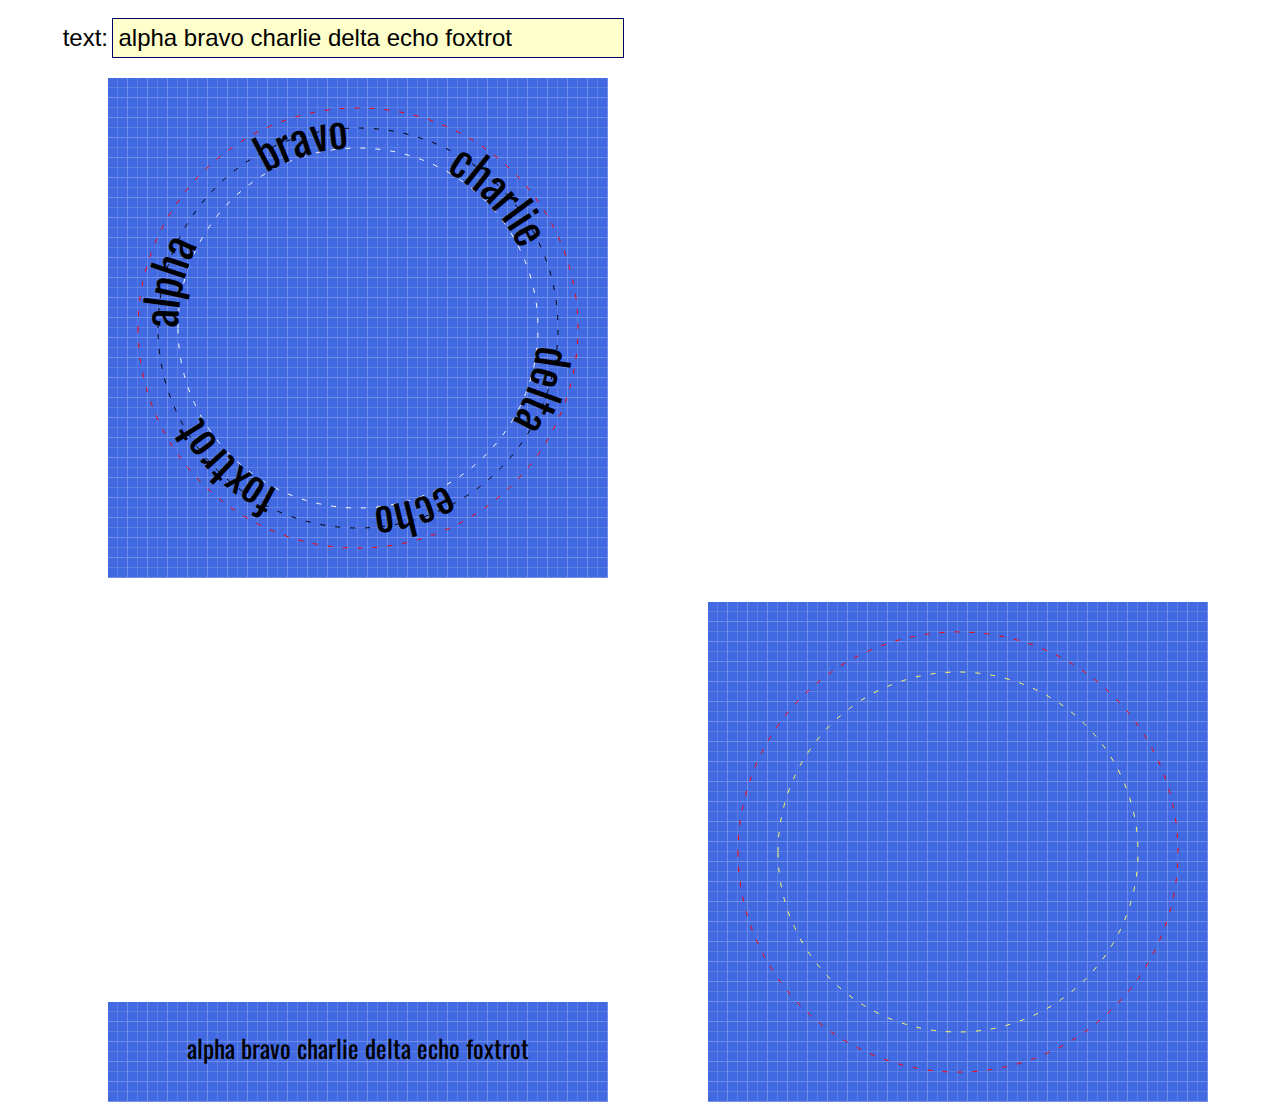
<file: index.html>
<!DOCTYPE html>
<html lang="en">

<head>

  <meta charset="utf-8">
  <title>SVG Text</title>
  <link href="style.css" rel="stylesheet" type="text/css" media="all">

</head>

<body>

    <div class="row">

      <div class="input">
        <label for="text-01">text:</label>
        <input id="text-01" type="text" value="alpha bravo charlie delta echo foxtrot">
      </div>

    </div>

    <div class="row">
      <svg xmlns="http://www.w3.org/2000/svg"
           xmlns:xlink="http://www.w3.org/1999/xlink"
           id="svg2" width="500" height="500"
           class="blueprint">
        <defs>

          <path id="arcPath0"
                d="M50 250
                   A200,200 0 1,1, 450 250
                   A200,200 0 1,1, 50, 250
                   Z"></path>

          <path id="arcPath1"
                d="M70 250
                   A170,170 0 1,1, 430 250
                   A170,170 0 1,1, 70, 250
                   Z"></path>

          <path id="arcPath2"
                d="M30,250
                   A220,220 0 1,0 470,250
                   A220,220 0 1,0 30,250
                   Z"></path>

        </defs>

        <use xlink:href="#arcPath0" fill="none" stroke="#000" stroke-dasharray="5,10"  />
        <use xlink:href="#arcPath1" fill="none" stroke="#fff" stroke-dasharray="5,10"  />
        <use xlink:href="#arcPath2" fill="none" stroke="red" stroke-dasharray="5,10"  />

        <g id="txtItems" font-size="45">
          <text id="txt1">
            <textPath xlink:href="#arcPath1">|</textPath>
          </text>
          <text id="txt2">
            <textPath xlink:href="#arcPath2">|</textPath>
          </text>
        </g>

      </svg>
    </div>

    <div class="row" id="demo"></div>

    <script src="mySvg.js"></script>
    <script src="script.js"></script>

</body>

</html>
</file>
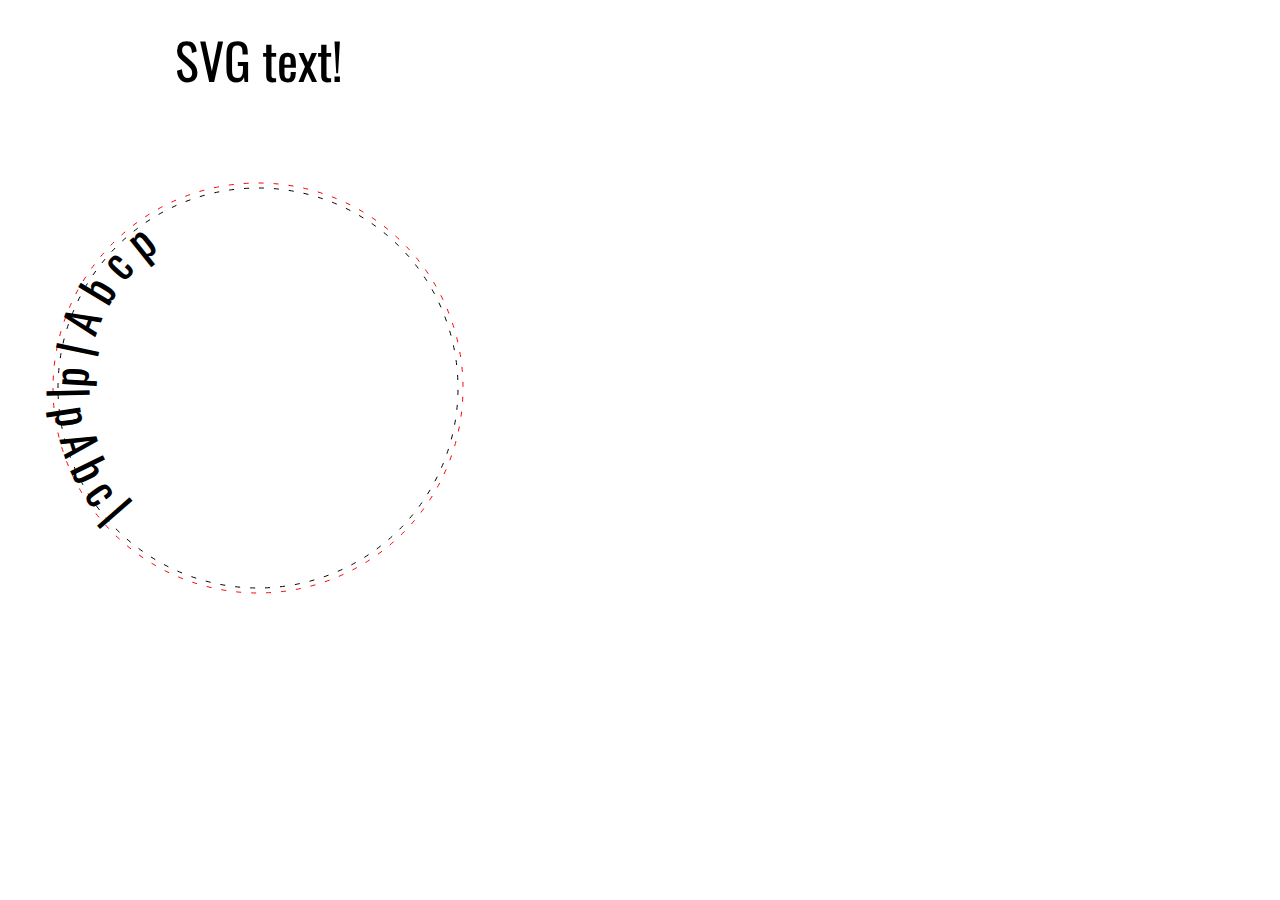
<file: index2.html>
<html lang="en"><head>

  <meta charset="utf-8">
  <title>SVG Text</title>
  <link href="style.css" rel="stylesheet" type="text/css" media="all">

</head>

<body>

  <div class="row" id="demo">
    <svg width="500" height="100" class="parent">

      <svg width="500" height="100">
        <text id="txt0" x="50%" y="50%" font-size="50" text-anchor="middle" dominant-baseline="middle">SVG text!</text>
      </svg>

    </svg>
  </div>

  <div class="row">
    <svg width="500" height="500" version="1.1" xmlns="http://www.w3.org/2000/svg" class="parent">
      <defs>

        <path id="arcPath0"
              d="M50 250
                 A200,200 0 1,1, 450 250
                 A200,200 0 1,1, 50, 250
                 Z"></path>

        <path id="arcPath1"
              d="M80 250
                 A170,170 0 1,1, 420 250
                 A170,170 0 1,1, 80, 250
                 Z"></path>

        <path id="arcPath2"
              d="M45,250
                 A200,200 0 1,0 455,250
                 A200,200 0 1,0 45,250
                 Z"></path>

      </defs>

      <use xlink:href="#arcPath0" fill="none" stroke="#000" stroke-dasharray="5,10"  />
      <use xlink:href="#arcPath1" fill="none" stroke="#fff" stroke-dasharray="5,10"  />
      <use xlink:href="#arcPath2" fill="none" stroke="red" stroke-dasharray="5,10"  />

      <g font-size="45">
        <text id="txt1">
          <textPath xlink:href="#arcPath1">p | A b c p</textPath>
        </text>
        <text id="txt2">
          <textPath xlink:href="#arcPath2">| p A b c |</textPath>
        </text>
      </g>

    </svg>
  </div>
</body>
</html>
</file>
<file: style.css>
@import url(http://fonts.googleapis.com/css?family=Oswald);

svg text {
  font-family: "Oswald", sans-serif;
}

svg.blueprint {
  background: #4169E1 url('data:image/svg+xml;,<svg xmlns="http://www.w3.org/2000/svg" fill="%23fff"><pattern id="a" width="20" height="20" patternUnits="userSpaceOnUse"><path d="M10 0v9h9v1h-9v9h-1v-9h-9v-1h9v-9" opacity=".15"/><path d="M0 19h19v-19h1v20h-20" opacity=".25"/></pattern><rect width="100%" height="100%" fill="%234169E1"/><rect width="100%" height="100%" fill="url(%23a)"/></svg>');
  margin-left: 100px;
}

body, h1, p {font-family: 'Open Sans',sans-serif;}

div.row {
    margin: 10px 0;
    float: left;
    clear: left;
}

.input {float: left; padding-left: 25px;}

.input:first-child {padding-left: 0; clear: left;}

.input label,
.input input,
.input button {vertical-align: middle;}

.input label {
    width: 100px;
    text-align: right;
    display: inline-block;
    font-size: 1.5em;
}

.input input[type='text'] {
    width: 500px;
    font-size: 1.5em;
    border: 1px solid #006;
    background: #ffc;
    padding: 5px;
}

.input input:hover {
    border: 1px solid #f00;
    background: #ff6;
}
</file>
